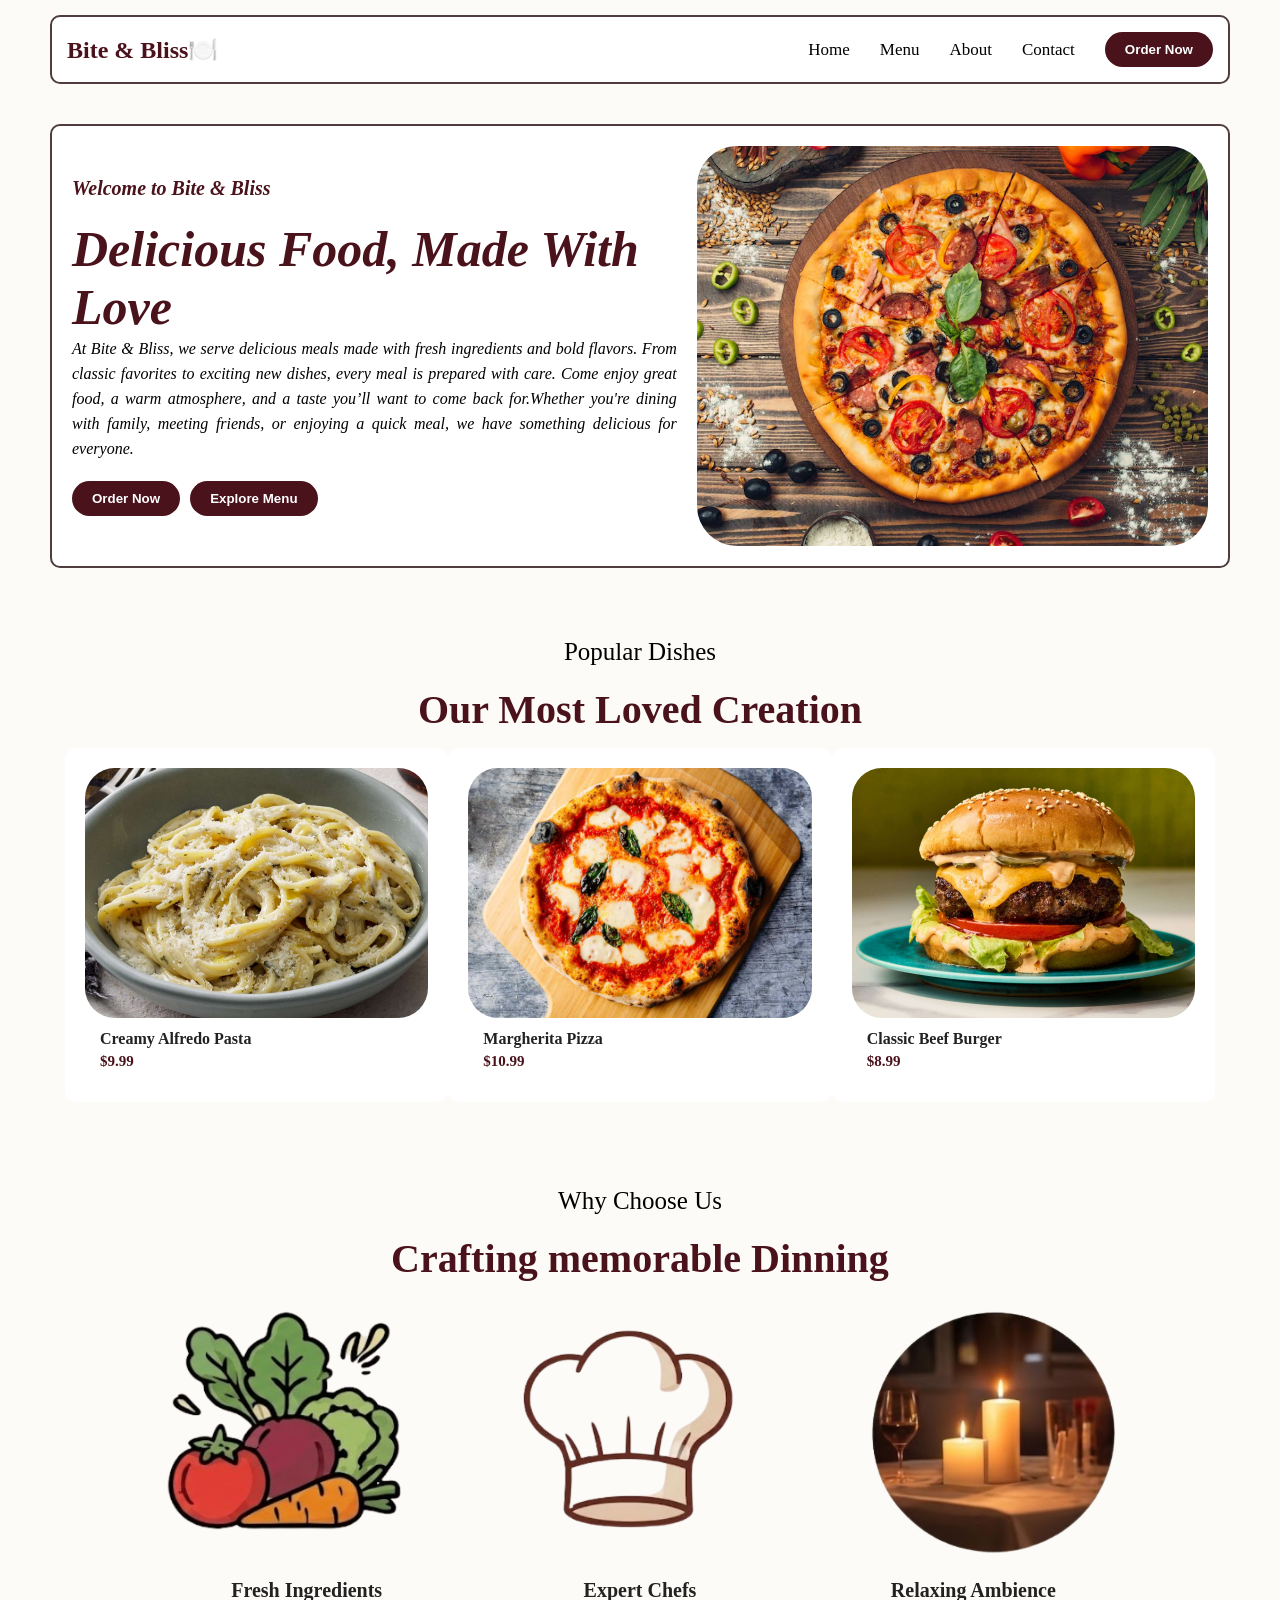
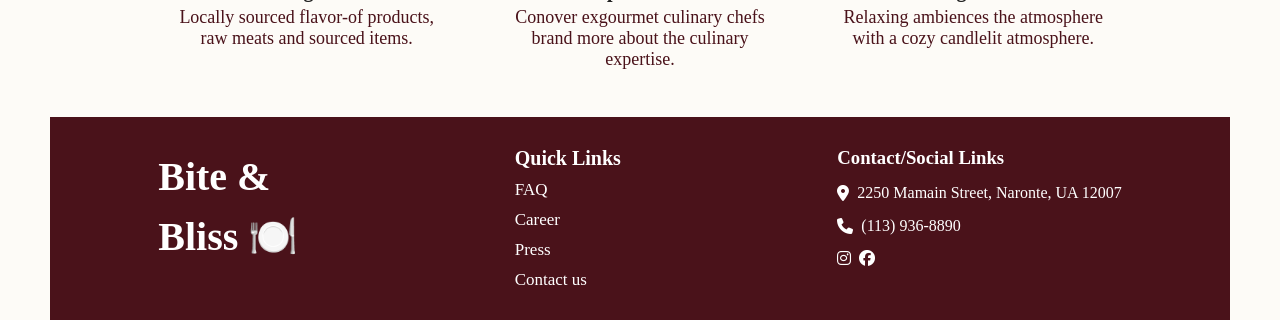
<file: index.html>
<!DOCTYPE html>
<html lang="en">
<head>
    <meta charset="UTF-8">
    <meta name="viewport" content="width=device-width, initial-scale=1.0">
    <title>Document</title>
<link rel="stylesheet" href="style.css">
<link rel="stylesheet" href="https://cdnjs.cloudflare.com/ajax/libs/font-awesome/6.5.1/css/all.min.css">
</head>
<body>
<div id="navbar-placeholder"></div>

    <!-- hero section -->
     <section class="hero">
        <div class="hero-content">
            <span id="bite">Welcome to Bite & Bliss</span>
            <h1 id="food" style="margin-top: 20px;">Delicious Food, Made With Love</h1>
            <p id="fresh">At Bite & Bliss, we serve delicious meals made with fresh ingredients and bold flavors. From classic favorites to
            exciting new dishes, every meal is prepared with care. Come enjoy great food, a warm atmosphere, and a taste you’ll want
            to come back for.Whether you're dining with family, meeting friends, or enjoying a quick meal, we have something delicious for everyone.</p>
            <div class="btn1" style="margin-top: 20px;">
                    <button class="btn">Order Now</button>
                    <button class="btn">Explore Menu</button>
            </div>
        </div>
        <img class="img" src="images/pizza.avif" alt="pizza" >
     </section>
<!-- 2 section -->
     <section>
        <div class="dishes">
            <span style="font-size: 25px; font-weight: 500;">Popular Dishes</span>
            <span class="loved" style="color: #4A121A;" >Our Most Loved Creation</span>
        </div>
        <!--  -->
    <div class="cards-container">
    
        <div class="card">
            <img src="images/pasta.jpg" alt="Creamy Alfredo Pasta">
            <div class="card-body">
                <p class="card-title">Creamy Alfredo Pasta</p>
                <p class="card-price">$9.99</p>
            </div>
        </div>
    
        <div class="card">
            <img src="images\pizza.jpg" alt="Margherita Pizza">
            <div class="card-body">
                <p class="card-title">Margherita Pizza</p>
                <p class="card-price">$10.99</p>
            </div>
        </div>
    
        <div class="card">
            <img src="images/burger.jpg" alt="Classic Beef Burger">
            <div class="card-body">
                <p class="card-title">Classic Beef Burger</p>
                <p class="card-price">$8.99</p>
            </div>
        </div>
    
    </div>
       
     </section>
     <!-- new -->
    <section>
        <div class="dishe">
            <span style="font-size: 25px; font-weight: 500;">Why Choose Us</span>
            <span class="love" style="color: #4A121A;">Crafting memorable Dinning</span>
        </div>
        <!--  -->
        <div class="cards-containers">
    
            <div class="cards">
                <img src="images/veg.png" alt="Creamy Alfredo Pasta">
                <div class="card-body">
                    <p class="card-titles">Fresh Ingredients</p>
                    <p class="card-prices">Locally sourced flavor-of products, raw meats and sourced items.</p>
                </div>
            </div>
    
            <div class="cards">
                <img src="images/cap.png" alt="Margherita Pizza">
                <div class="card-body">
                    <p class="card-titles">Expert Chefs</p>
                    <p class="card-prices">Conover exgourmet culinary chefs brand more about the culinary expertise.</p>
                </div>
            </div>
    
            <div class="cards">
                <img src="images/light.png" alt="Classic Beef Burger">
                <div class="card-body">
                    <p class="card-titles">Relaxing Ambience</p>
                    <p class="card-prices">Relaxing ambiences the atmosphere with a cozy candlelit atmosphere.</p>
                </div>
            </div>
        </div>   
    </section>
<div id="footer-placeholder"></div>
<script src="script.js"></script>
</body>
</html>
</file>
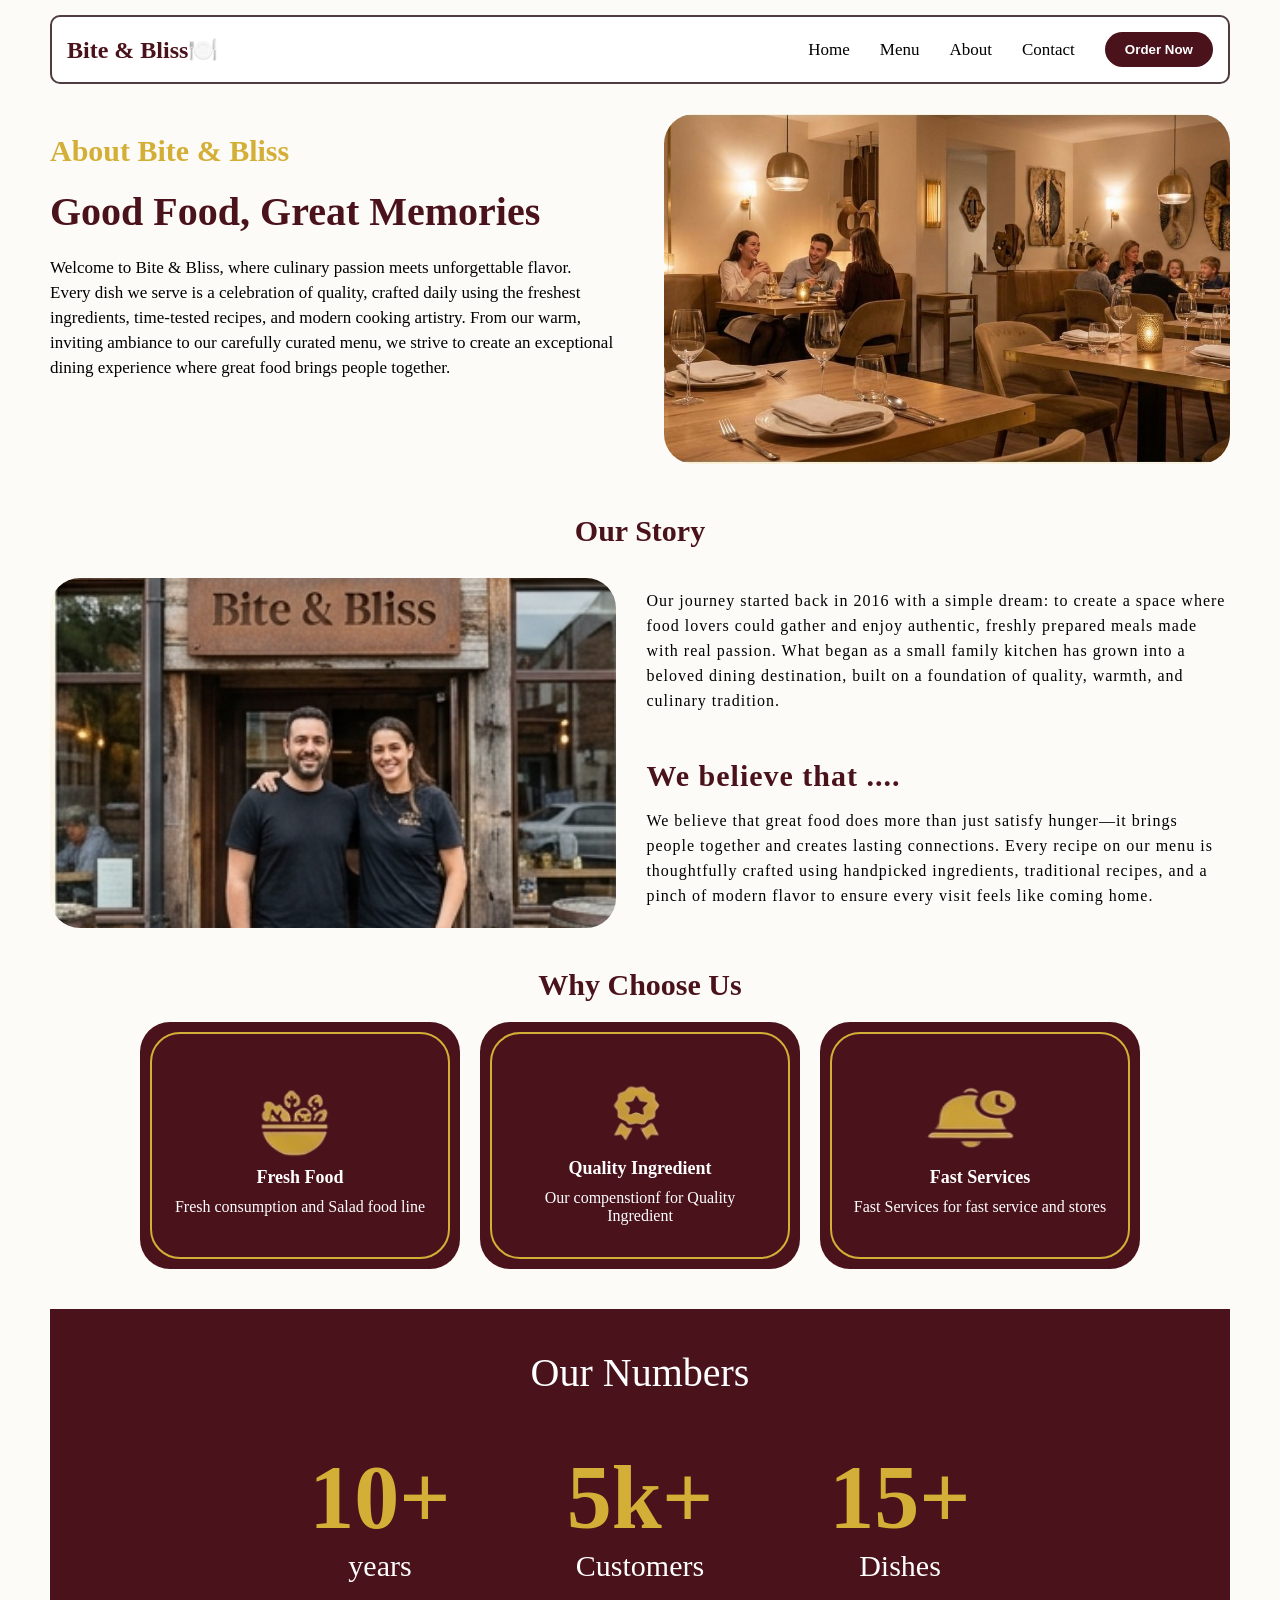
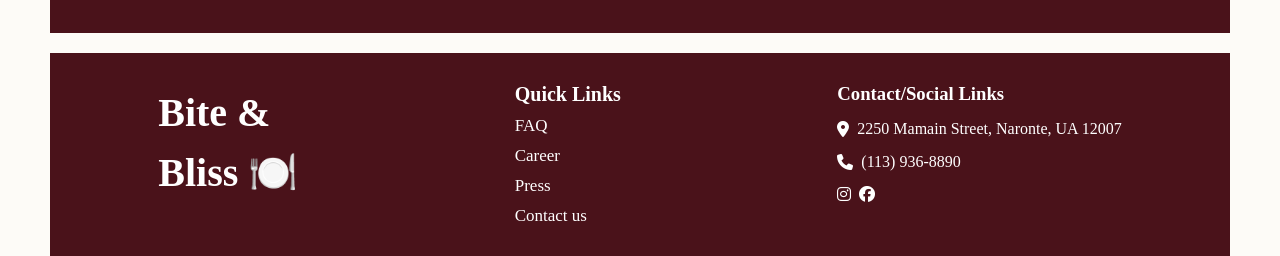
<file: about.html>
<!DOCTYPE html>
<html lang="en">
<head>
    <meta charset="UTF-8">
    <meta name="viewport" content="width=device-width, initial-scale=1.0">
    <title>Document</title>
    <link rel="stylesheet" href="aboutstyle.css">
<link rel="stylesheet" href="https://cdnjs.cloudflare.com/ajax/libs/font-awesome/6.5.1/css/all.min.css">
</head>
<body>
<div id="navbar-placeholder"></div>
    <section class="about">
        <div class="about-container">
            <div class="bite">
        <p style="color: #D4AF37; font-size: 30px; font-weight:600;">About Bite & Bliss</p>
        <p style="color:#4A121A ; font-size: 40px; font-weight: 600;">Good Food, Great Memories</p>
        <p style="line-height: 25px; font-size: 17px;">Welcome to Bite & Bliss, where culinary passion meets unforgettable flavor. Every dish we serve is a celebration of
        quality, crafted daily using the freshest ingredients, time-tested recipes, and modern cooking artistry. From our warm,
        inviting ambiance to our carefully curated menu, we strive to create an exceptional dining experience where great food
        brings people together.</p>
        </div>
        <img  class="imgaes" src="images/about.jpg" alt="About">
        </div>
    </section>

    <!-- new section -->
    <section class="story">
        <p style="color: #4A121A; font-size: 30px; font-weight: 600; text-align: center; margin-bottom: 30px;">Our Story</p>
        <div class="story-container">
            <img class="imgaes" src="images/story.png" alt="Story">
            <div class="bites">
             <p class="journey">Our journey started back in 2016 with a simple dream: to create a space where food lovers could gather and enjoy
            authentic, freshly prepared meals made with real passion. What began as a small family kitchen has grown into a beloved
            dining destination, built on a foundation of quality, warmth, and culinary tradition.</p>  
            <p style="color: #4A121A; font-size: 30px; font-weight: 600;">We believe that ....</p>
            <p>We believe that great food does more than just satisfy hunger—it brings people together and creates lasting connections.
            Every recipe on our menu is thoughtfully crafted using handpicked ingredients, traditional recipes, and a pinch of
            modern flavor to ensure every visit feels like coming home.</p>
            </div> 
        </div>
    </section>

    <!-- nnext -->
     <section class="choose">
        <p style="color: #4A121A; text-align: center; font-weight: 600; font-size: 30px; padding-bottom: 20px;">Why Choose Us</p>
        <div class="outer-container">
            <!-- 1 -->
             <div class="main-container">
                <div class="container">
                <img  class="imges" src="images/food.png" alt="Fresh Food">
                <p style="color: white; margin-bottom: 10px;  font-weight: 600; font-size: 18px;">Fresh Food</p>
                <p style="color: white;" >Fresh consumption and Salad food line</p>
                </div>
             </div>
            <!-- 2 -->
            <div class="main-container">
                <div class="container">
                    <img class="imges" src="images/quality.png" alt="Quality Ingredient">
                    <p style="color: white; font-weight: 600; font-size: 18px; margin-bottom: 10px;">Quality Ingredient</p>
                    <p style="color: white;">Our compenstionf for Quality Ingredient </p>
                </div>
            </div>
            <!-- 1 -->
            <div class="main-container">
                <div class="container">
                    <img class="imges"  src="images/services.png" alt="Fast Services">
                    <p style="color: white; margin-bottom: 10px;  font-weight: 600; font-size: 18px;">Fast Services</p>
                    <p style="color: white;">Fast Services for fast service and stores</p>
                </div>
            </div>
        </div>
     </section>
     <!--  -->
     <section class="client">
<p style="color: white; font-size: 40px; font-weight: 600con; text-align: center; padding-top: 40px;">Our Numbers</p>
<div class="number">
<div class="year">
    <p style="color: #D4AF37; font-size:90px; font-weight: 600;">10+</p>
    <p style="color: white; font-size: 30px;">years</p>
</div>
<div class="year">
    <p style="color: #D4AF37; font-size:30px; font-size:90px; font-weight: 600;">5k+</p>
    <p style="color: white; font-size: 30px;">Customers</p>
</div>
<div class="year">
    <p style="color: #D4AF37; font-size:30px; font-size:90px; font-weight: 600;">15+</p>
    <p style="color: white; font-size: 30px; ">Dishes</p>
</div>
</div>
     </section>
<div id="footer-placeholder"></div>
<script src="script.js"></script>
</body>
</html>
</file>
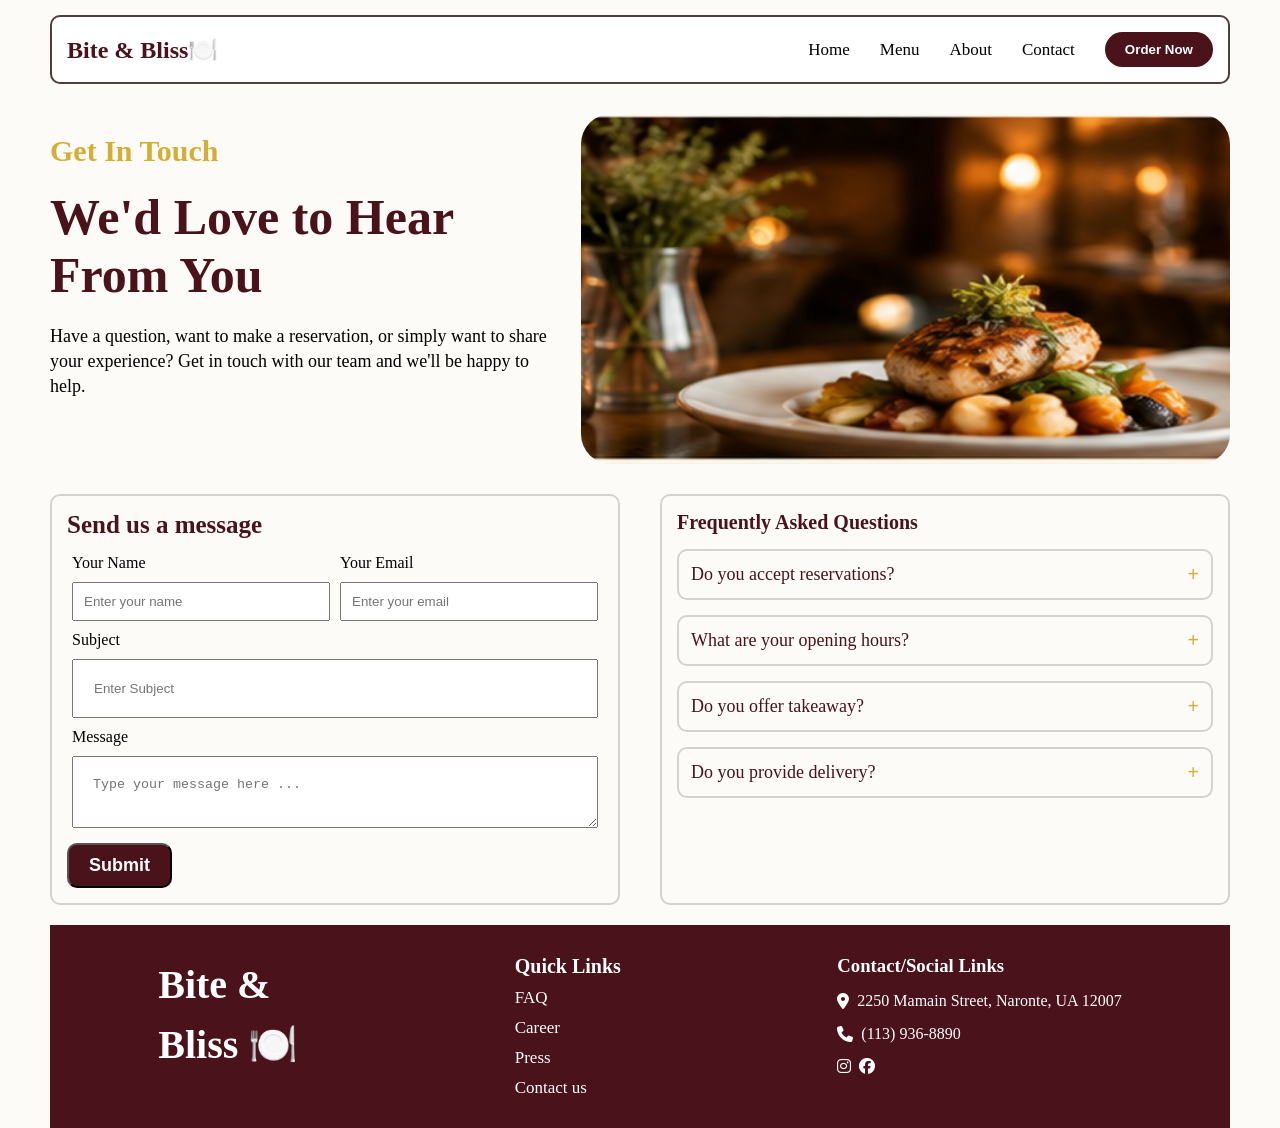
<file: contact.html>
<!DOCTYPE html>
<html lang="en">
<head>
    <meta charset="UTF-8">
    <meta name="viewport" content="width=device-width, initial-scale=1.0">
    <title>Document</title>
<link rel="stylesheet" href="https://cdnjs.cloudflare.com/ajax/libs/font-awesome/6.5.1/css/all.min.css">
<link rel="stylesheet" href="contactstyle.css">
</head>
<body>
<div id="navbar-placeholder"></div>
<!-- new -->
 <section class="touch">
    <div class="about-container">
        <div class="bite">
            <p style="color: #D4AF37; font-size: 30px; font-weight:600;">Get In Touch</p>
            <p style="color:#4A121A ; font-size: 50px; font-weight: 600;">We'd Love to Hear From You</p>
            <p style="line-height: 25px; font-size: 18px;">Have a question, want to make a reservation, or simply want to share your experience? Get in touch with our team and
            we'll be happy to help.</p>
        </div>
        <img class="imgaes" src="images/res.png" alt="About">
    </div>
 </section>

 <!-- new section -->
  <section class="forms">
    <div class="main-container">
<!-- 1. <div> ki jagah <form> tag lagayein -->
<form class="contact">
    <p style="color: #4A121A; font-size: 25px; font-weight: 600; margin-bottom: 10px;">Send us a message</p>

    <div class="form">
        <div class="input">
            <label for="name">Your Name</label>
            <!-- Input par id="name" lagayein -->
            <input type="text" id="name" placeholder="Enter your name" style="padding: 10px;">
        </div>

        <div class="input">
            <label for="email">Your Email</label>
            <!-- Input par id="email" lagayein -->
            <input type="email" id="email" placeholder="Enter your email" style="padding: 10px;">
        </div>
    </div>

    <div class="input">
        <label for="subject">Subject</label>
        <!-- Input par id="subject" lagayein -->
        <input type="text" id="subject" placeholder="Enter Subject" style="padding: 20px;">
    </div>

    <div class="input">
        <label for="message">Message</label>
        <!-- Textarea par id="message" lagayein -->
        <textarea id="message" placeholder="Type your message here ..." style="padding: 20px;"></textarea>
    </div>

    <!-- Submit Button (type="submit" lagana zaroori hai) -->
    <button type="submit"
        style="background-color: #4A121A; color: white; font-size: 18px; padding: 10px 20px; font-weight: 600; margin-top: 10px; border-radius: 10px; cursor: pointer;">Submit</button>
</form>
<!-- right side -->
<div class="right">
    <p style="color: #4A121A; font-size: 20px; font-weight: 600;">Frequently Asked Questions</p>

    <!-- FAQ Item 1 -->
    <div class="faq">
        <div class="faq-header">
            <p style="color: #4A121A; font-size: 18px;">Do you accept reservations?</p>
            <span class="faq-icon" style="color: #D4AF37; font-size: 20px; font-weight: 600;">+</span>
        </div>
        <div class="faq-answer">
            Yes, we accept online reservations through our website or via phone call.
        </div>
    </div>

    <!-- FAQ Item 2 -->
    <div class="faq">
        <div class="faq-header">
            <p style="color: #4A121A; font-size: 18px;">What are your opening hours?</p>
            <span class="faq-icon" style="color: #D4AF37; font-size: 20px; font-weight: 600;">+</span>
        </div>
        <div class="faq-answer">
            We are open Monday to Sunday from 11:00 AM to 11:00 PM.
        </div>
    </div>

    <!-- FAQ Item 3 -->
    <div class="faq">
        <div class="faq-header">
            <p style="color: #4A121A; font-size: 18px;">Do you offer takeaway?</p>
            <span class="faq-icon" style="color: #D4AF37; font-size: 20px; font-weight: 600;">+</span>
        </div>
        <div class="faq-answer">
            Yes, takeaway options are available for all our menu items.
        </div>
    </div>

    <!-- FAQ Item 4 -->
    <div class="faq">
        <div class="faq-header">
            <p style="color: #4A121A; font-size: 18px;">Do you provide delivery?</p>
            <span class="faq-icon" style="color: #D4AF37; font-size: 20px; font-weight: 600;">+</span>
        </div>
        <div class="faq-answer">
            Yes, we deliver within a 10km radius of our restaurant location.
        </div>
    </div>
</div>
</div>
  </section>
<div id="footer-placeholder"></div>
<script src="script.js"></script>
</body>
</html>
</file>
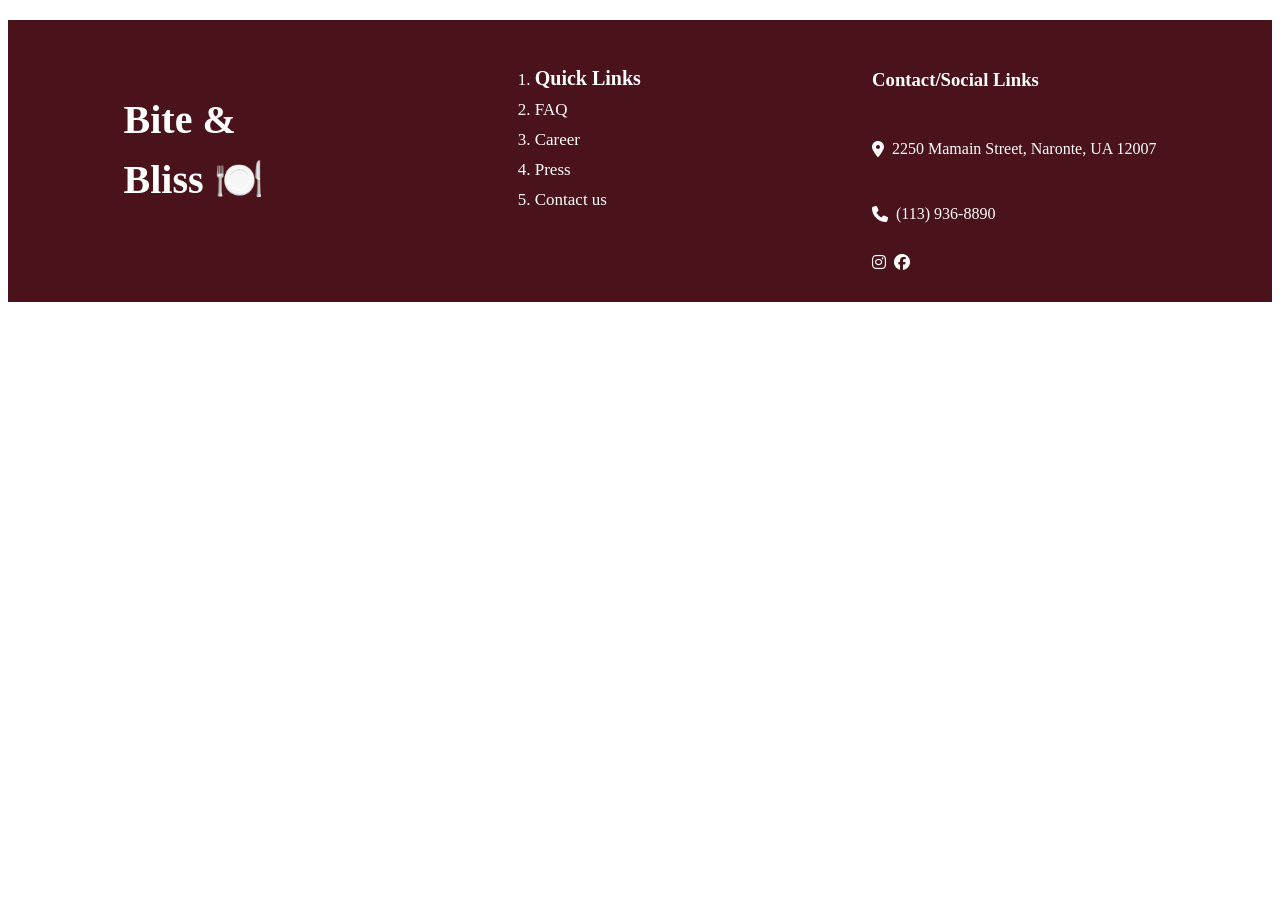
<file: footer.html>
<!DOCTYPE html>
<html lang="en">
<head>
    <meta charset="UTF-8">
    <meta name="viewport" content="width=device-width, initial-scale=1.0">
    <title>Document</title>
    <link rel="stylesheet" href="footerstyle.css">
<link rel="stylesheet" href="https://cdnjs.cloudflare.com/ajax/libs/font-awesome/6.5.1/css/all.min.css">

</head>
<body>
    <footer class="footer">
        <div class="footer-container">
            <p style="color: white; font-size: 40px; font-weight: bold; line-height: 60px;">
                Bite &<br>
                Bliss 🍽️
            </p>
            <ol class="menus" style="color: white;">
                <li><a href="#home" style="font-size: 20px; font-weight: 600;">Quick Links</a></li>
                <li><a href="#menu">FAQ</a></li>
                <li><a href="#about">Career</a></li>
                <li><a href="#contact">Press</a></li>
                <li><a href="#contact">Contact us</a></li>
            </ol>
            <div class="footer-contact">
                <h3>Contact/Social Links</h3>
    
                <div class="contact-item">
                    <i class="fa-solid fa-location-dot"></i>
                    <p>2250 Mamain Street, Naronte, UA 12007</p>
                </div>
    
                <div class="contact-item">
                    <i class="fa-solid fa-phone"></i>
                    <p>(113) 936-8890</p>
                </div>
    
                <div class="social-links">
                    <a href="#"><i class="fa-brands fa-instagram"></i></a>
                    <a href="#"><i class="fa-brands fa-facebook"></i></a>
                </div>
            </div>
        </div>
    </footer>
</body>
</html>
</file>
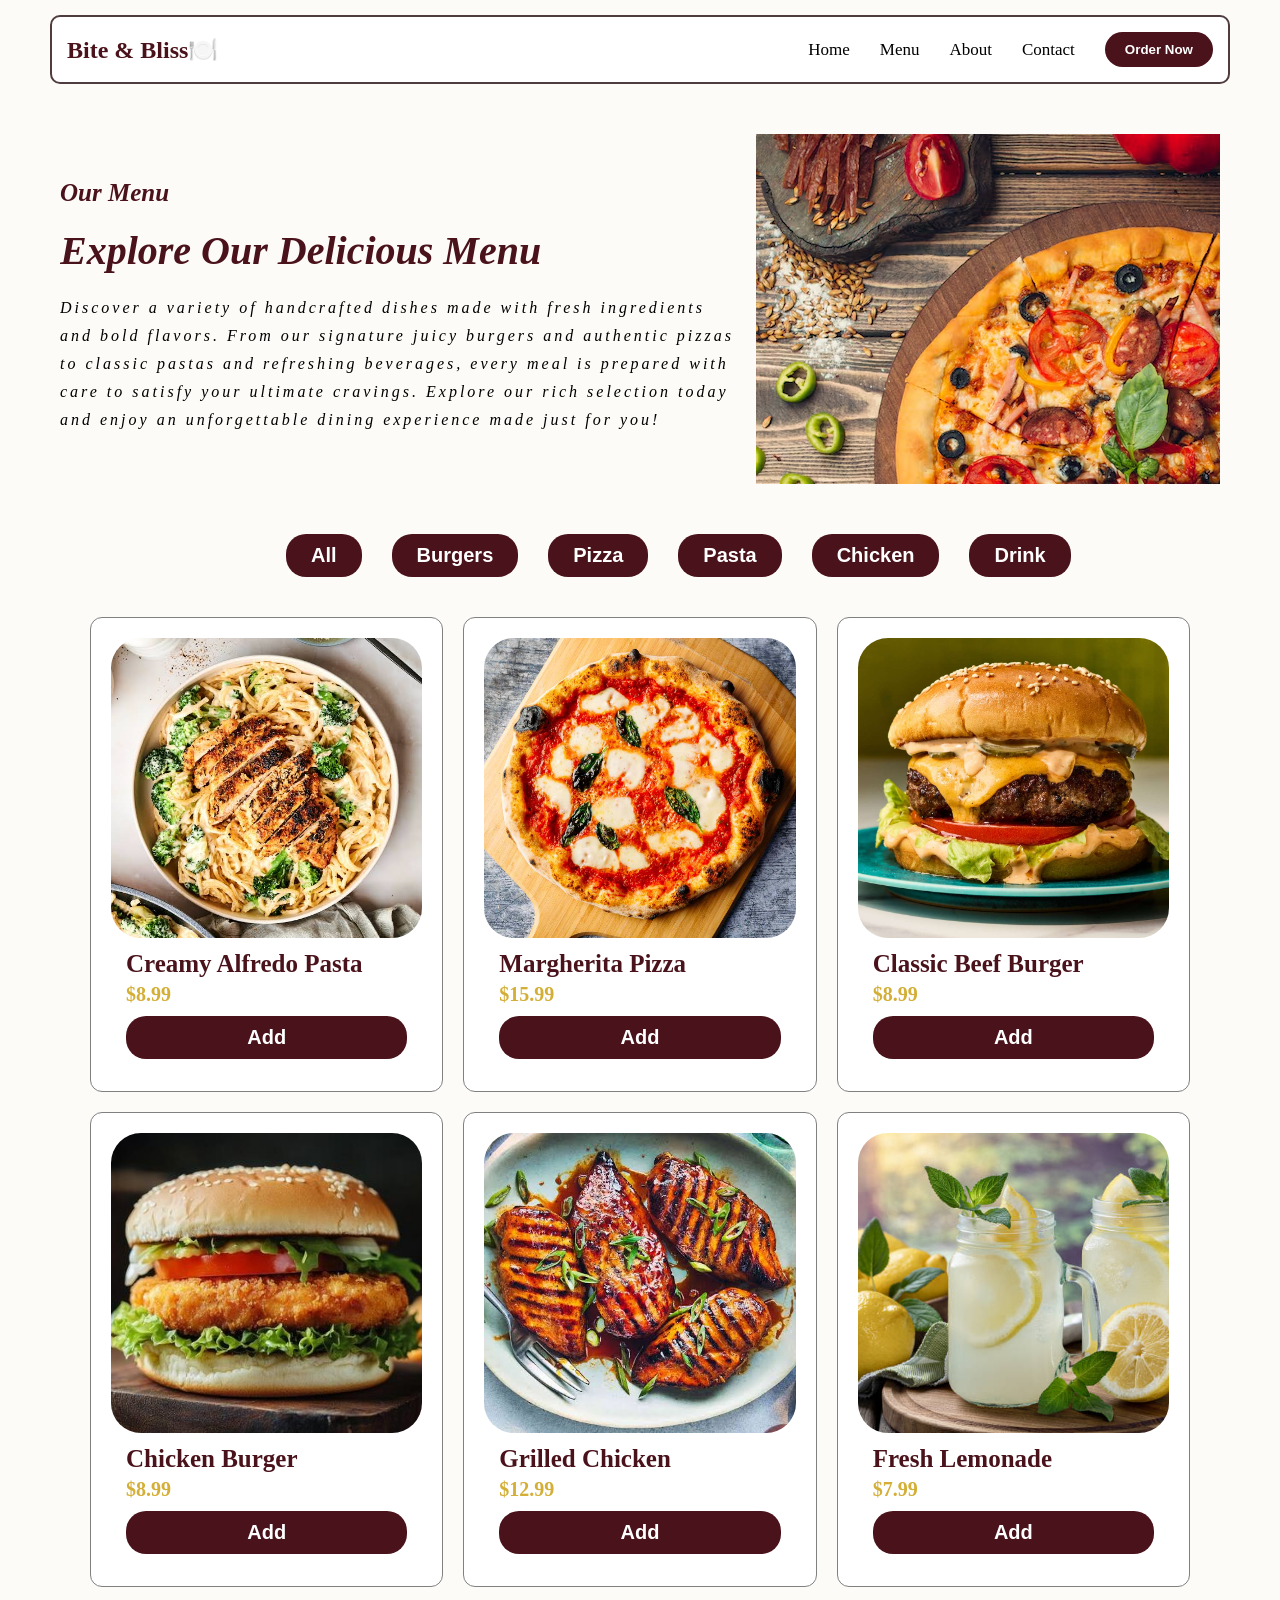
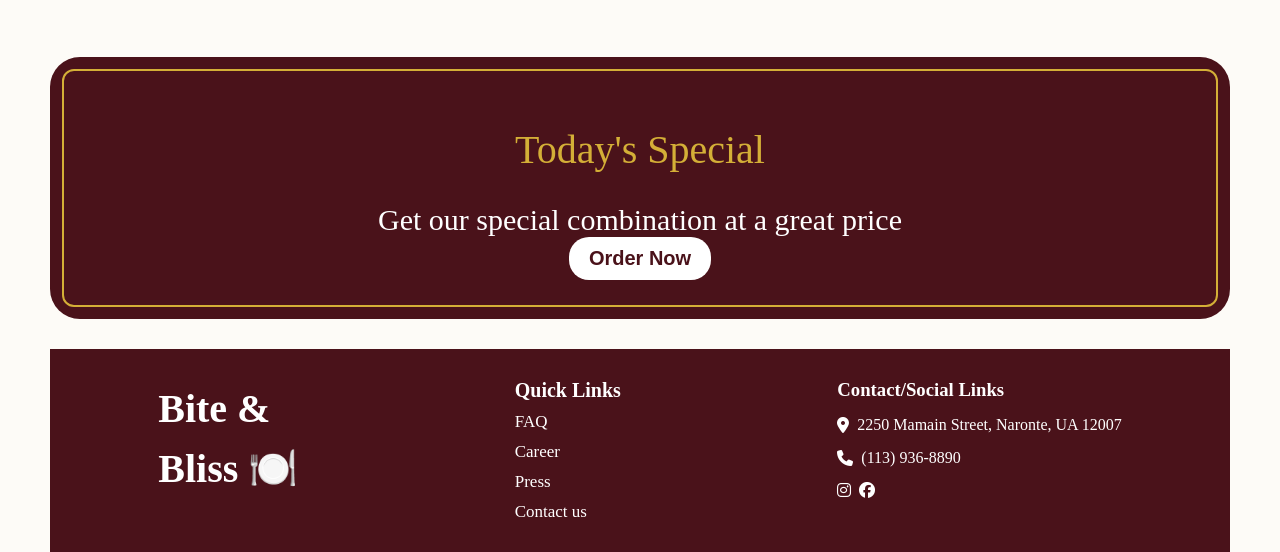
<file: menu.html>
<!DOCTYPE html>
<html lang="en">
<head>
    <meta charset="UTF-8">
    <meta name="viewport" content="width=device-width, initial-scale=1.0">
    <title>Document</title>
        <link rel="stylesheet" href="menustyle.css">
<link rel="stylesheet" href="https://cdnjs.cloudflare.com/ajax/libs/font-awesome/6.5.1/css/all.min.css">

</head>
<body>
<div id="navbar-placeholder"></div>
<section class="hero">
    <div class="hero-container">
        <div class="menues">
<p style="color:#4A121A ; font-size: 25px; font-weight: 600; font-style: italic;">Our Menu</p>
<p class="explore">Explore Our Delicious Menu</p>
<p class="variety">Discover a variety of handcrafted dishes made with fresh ingredients and bold flavors. From our signature juicy burgers
and authentic pizzas to classic pastas and refreshing beverages, every meal is prepared with care to satisfy your
ultimate cravings. Explore our rich selection today and enjoy an unforgettable dining experience made just for you!</p>
</div>
<div class="imgs">
<img  src="images/pizza.avif" alt="pizza">
</div>
     
    </div>
</section>

<!-- new section -->
 <section class="buttons">
<div class="btns">
    <button class="btn2" data-category="all">All</button>
    <button class="btn2" data-category="burgers">Burgers</button>
    <button class="btn2" data-category="pizza">Pizza</button>
    <button class="btn2" data-category="pasta">Pasta</button>
    <button class="btn2" data-category="chicken">Chicken</button>
    <button class="btn2" data-category="drink">Drink</button>
</div>
 </section>
 <!-- new -->
<section>
    <!--  -->
    <div class="cards-container">

        <div class="card" data-category="pasta">
            <img src="images/alferdo.jpg" alt="Creamy Alfredo Pasta" style="border-radius: 30px;">
            <div class="card-body">
                <p class="card-title">Creamy Alfredo Pasta</p>
<p class="card-price">$8.99</p>
                <button class="btn4">Add</button>
            </div>
        </div>
        

        <div class="card" data-category="pizza">
            <img src="images/pizza.jpg" alt="Margherita Pizza">
            <div class="card-body">
                <p class="card-title">Margherita Pizza</p>
                <p class="card-price">$15.99</p>
                <button class="btn4">Add</button>
            </div>
        </div>

        <div class="card" data-category="burgers">
            <img src="images/burger.jpg" alt="Classic Beef Burger">
            <div class="card-body">
                <p class="card-title">Classic Beef Burger</p>
                <p class="card-price">$8.99</p>
                <button class="btn4">Add</button>
            </div>
        </div>
        <div class="card" data-category="burgers">
            <img src="images/chicken-burger.jpg" alt="Chicken Burger">
            <div class="card-body">
                <p class="card-title">Chicken Burger</p>
                <p class="card-price">$8.99</p>
                <button class="btn4">Add</button>
            </div>
        </div>
        <div class="card" data-category="chicken">
            <img src="images/grilled-chicken.jpg" alt="Grilled Chicken">
            <div class="card-body">
                <p class="card-title">Grilled Chicken</p>
                <p class="card-price">$12.99</p>
                <button class="btn4">Add</button>
            </div>
        </div>
        <div class="card" data-category="drink">
            <img src="images/lemonade.jpg" alt="Fresh Lemonade">
            <div class="card-body">
                <p class="card-title">Fresh Lemonade</p>
                <p class="card-price">$7.99</p>
                <button class="btn4">Add</button>
            </div>
        </div>
 </div>
</section>

<!--  -->
<section>
    <div class="deal">
        <div class="line">
<p class="special">Today's Special</p>
<p class="rich">Get our special combination at a great price</p>
    <button class="btn3">Order Now</button>
</div>
    </div>
</section>
<div id="footer-placeholder"></div>
<script src="script.js"></script>
</body>
</html>
</file>
<file: style.css>
body {
    background-color: #FDFBF7;
}
* {
    margin: 0;
    padding: 0;
    box-sizing: border-box;
}

body {
    padding-left: 50px;
    padding-right: 50px;
}
@media (max-width: 600px) {
    body {
        padding-left: 5px;
        padding-right: 5px;
    }
}
/* hero section */
.hero{
    margin-top: 40px;
    display: flex;
    justify-content: space-between;
        align-items: center;
        border: 2px solid #4f3c3e;
        background-color: white;
        border-radius: 10px;
    padding: 20px ;
    gap: 20px;
        overflow: hidden;
}
.hero-content {
    flex: 1;
    /* Image ke sath jagah proper divide karega */
    min-width: 0;
    /* Text ko overflow hone se rokega */
}
.img{
    width: 45%;
    height: 400px;
    border-radius: 40px;
    object-fit: cover;
    flex-shrink: 0;
}
@media(max-width:768px){
    .img{
        width: 100%;
        height: auto;
    }  
}
#bite{
    color: #4A121A;
    font-weight: 600;
    font-size: 20px;
    font-style: italic;
}
#food{
    color: #4A121A;
        font-weight: 600;
        font-size: 50px;
        font-style: oblique;
}
#fresh{
    text-align: justify;
    line-height: 25px;
  font-style: oblique;
width: 100%;
}

@media(max-width:768px){
    .hero{
flex-direction: column;
gap: 30px;
    }
}
.btn1{
    display: flex;
    gap: 10px;
}
@media(max-width:500px){
    .btn1{
        flex-direction: column;
        gap: 15px;
    }
}

/* new section  1 */

.dishes{
    display: flex;
    flex-direction: column;
    justify-content: center;
    align-items: center;
    gap: 20px;
    margin-top: 70px;
}
.loved{
    font-size: 40px;
    font-weight: 600;
}
/* Cards Grid Container */
.cards-container {
    display: grid;
    grid-template-columns: repeat(3, 1fr);
    padding: 15px;
}

/* Single Card Box */
.card {
    background-color: #ffffff;
    border-radius: 12px;
    overflow: hidden;
    padding: 20px;
}

/* Card Image */
.card img {
    width: 100%;
    height: 250px;
    object-fit: cover;
    display: block;
    border-radius: 30px;
}

/* Card Content (Text Area) */
.card-body {
    padding: 12px 15px;

}

.card-title {
    font-weight: bold;
    font-size: 16px;
    margin: 0 0 5px 0;
    color: #222222;
}

.card-price {
    font-weight: bold;
    font-size: 15px;
    margin: 0;
    color: #4A121A;
}

@media(max-width:500px){
    .cards-container{
        grid-template-columns: repeat(1, 1fr);
        gap: 10px;
    }
}
@media (min-width: 501px) and (max-width: 768px) {
    .cards-container {
        display: grid;
        grid-template-columns: repeat(2, 1fr);
        gap: 10px;
    }
}
@media(max-width:500px){
    .loved{
        font-size: 20px;
    }
}

/* new section 2*/

.dishe{
    display: flex;
    flex-direction: column;
    justify-content: center;
    align-items: center;
    gap: 20px;
    margin-top: 70px;
}

.love {
    font-size: 40px;
    font-weight: 600;
}

/* Cards Grid Container */
.cards-containers {
    display: grid;
    grid-template-columns: repeat(3, 1fr);
    max-width: 1000px;
    text-align: center;
    margin: 0 auto;
}

/* Single Card Box */
.cards {
    overflow: hidden;
    padding: 15px;
}

/* Card Image */
.cards img {
    width: 100%;
    height: 270px;
    object-fit: cover;
    display: block;
}


.card-titles {
    font-weight: bold;
    font-size: 20px;
    margin: 0 0 5px 0;
    color: #222222;
    text-align: center;
}

.card-prices {
    font-weight: 500;
    font-size: 18px;
    margin: 0;
    color: #4A121A;
    /* Deep Maroon Theme */
}

@media(max-width:500px) {
    .cards-containers {
        grid-template-columns: repeat(1, 1fr);
        /* grid-template-columns: 1fr; */
        gap: 10px;
    }
}

@media (min-width: 501px) and (max-width: 768px) {
    .cards-containers {
        display: grid;
        grid-template-columns: repeat(2, 1fr);
        gap: 10px;
    }
}

@media(max-width:500px) {
    .love {
        font-size: 20px;
    }
}
</file>
<file: aboutstyle.css>
body {
    background-color: #FDFBF7;
}

* {
    margin: 0;
    padding: 0;
    box-sizing: border-box;
}

body {
    padding-left: 50px;
    padding-right: 50px;
}
@media (max-width: 600px) {
    body {
        padding-left: 15px;
        padding-right: 15px;
    }
}
.about{
    margin-top: 30px;
}
.about-container{
    display: flex;
    gap: 50px;
}
.imgaes {
    width: 48%;
    height: 350px;
    border-radius: 30px;
    object-fit: cover;
    flex-shrink: 0;
}
.bite{
    padding-top: 20px;
    display: flex;
    flex-direction: column;
    gap: 20px;
}
.journey{
    margin-bottom: 30px;
}
@media(max-width:768px){
    .about-container{
        flex-direction: column;
    }
}
@media(max-width:768px) {
    .imgaes {
        width: 100%;
        height: auto;
    }
}

/* new */
.story{
    margin-top: 50px;
}
.story-container{
    display: flex;
    gap: 30px;
    align-items: stretch;
}
.bites {
    padding-top: 10px;
    display: flex;
    flex-direction: column;
    gap: 20px;
    line-height: 25px;
    letter-spacing: 1px;
}
@media(max-width:768px) {
    .story-container {
        flex-direction: column;
        overflow: hidden;
    }
}
@media(max-width:1100px) {
    .journey {
      margin-bottom: 10px;
    }
        .bites {
            line-height: 21px;
        }
}

/* new */
.choose{
margin-top: 40px;
}
.outer-container{
    display: grid;
    grid-template-columns: repeat(3, 1fr);
        gap: 20px;
        padding: 0 90px;
}
.main-container{
    background-color:#4A121A ;
    border-radius: 30px;
    text-align: center;
    padding: 10px;
}
.container{
    box-sizing: border-box;
    display: flex;
    flex-direction: column;
    justify-content: center;
    align-items: center;
    width: 100%;
    height: 100%;
    border: 2px solid #D4AF37 ;
    padding: 20px;
    border-radius: 30px;
}
.imges{
    width: 50%;
    height: 50%;
}
@media(max-width:500px){
    .outer-container{
        grid-template-columns:  1fr;
        padding: 0;
    }
}
@media(min-width:501px) and (max-width:1000px)  {
    .outer-container {
        grid-template-columns: repeat(2, 1fr);
        padding: 0;
    }
}

/* new */
.client{
    background-color: #4A121A;
    margin-top: 40px;
}
.number{
    display: grid;
    grid-template-columns: repeat(3, 1fr);
    padding: 50px 200px;
    align-items: center;
    justify-content: center;
        
}
@media(max-width:500px){
    .number {
            /* display: grid; */
            grid-template-columns:  1fr;
            /* padding: 50px 200px; */
            align-items: center;
            justify-content: center;
    
        }
}
.year{
    display: flex;
    flex-direction: column;
    justify-content: center;
    align-items: center;

}
</file>
<file: contactstyle.css>
body {
    background-color: #FDFBF7;
}

* {
    margin: 0;
    padding: 0;
    box-sizing: border-box;
}

body {
    padding-left: 50px;
    padding-right: 50px;
}

@media (max-width: 600px) {
    body {
        padding-left: 15px;
        padding-right: 15px;
    }
}

/* new */
.touch{
    margin-top: 30px;
    /* background-color: #FDFBF7; */
    
}
.about-container {
    display: flex;
    gap: 30px;
}

.imgaes {
    width: 55%;
    height: 350px;
    border-radius: 30px;
    object-fit: cover;
    flex-shrink: 0;
}

.bite {
    padding-top: 20px;
    display: flex;
    flex-direction: column;
    gap: 20px;
}

.journey {
    margin-bottom: 30px;
}

@media(max-width:768px) {
    .about-container {
        flex-direction: column;
    }
}

@media(max-width:768px) {
    .imgaes {
        width: 100%;
        height: auto;
    }
}

/* new */
.main-container{
    display: flex;
    gap: 40px;
    justify-content: space-between;
}
.forms{
    margin-top: 30px;

}
.contact{
    border: 2px solid rgb(214, 209, 209);
    padding: 15px;
  width: 50%;
  border-radius: 10px;
}
.form{
    display: grid;
    grid-template-columns: repeat(2, 1fr);
}
.input{
    display: flex;
    flex-direction: column;
    padding: 5px;
    gap: 10px;
}
@media(max-width:500px){
.form {
        grid-template-columns:  1fr
    }
}
.right {
    border: 2px solid rgb(214, 209, 209);
    border-radius: 10px;
    box-sizing: border-box;
    width: 50%;
    padding: 15px;
}

.faq {
    border: 2px solid rgb(214, 209, 209);
    padding: 12px;
    margin-top: 15px;
    border-radius: 10px;
    cursor: pointer;
}

.faq-header {
    display: flex;
    justify-content: space-between;
    align-items: center;
}

/* Answer initially hidden rahega */
.faq-answer {
    display: none;
    margin-top: 10px;
    color: #555;
    font-size: 15px;
    border-top: 1px solid #eee;
    padding-top: 10px;
}

/* Jab active class lagegi tab answer show hoga */
.faq.active .faq-answer {
    display: block;
}
@media(max-width:900px){
.main-container{
flex-direction: column;
}
.right{
    width: 100%;
}
.contact{
    width: 100%;
}
}
</file>
<file: footerstyle.css>
.footer {
    margin-top: 20px;
    background-color: #4A121A;
    padding: 30px 0;
}
.body{
    background-color: #4A121A;
}
.footer-container {
    display: flex;
    justify-content: space-around;
    /* padding: 30px 0; */
}

.menus {
    display: flex;
    flex-direction: column;
    gap: 10px;
    font-size: 17px;
    font-weight: 500;
}

.menus a {
    text-decoration: none;
    color: inherit;
}

.footer-contact {
    color: white;
    display: flex;
    flex-direction: column;
    gap: 15px;
}

.contact-item {
    display: flex;
    align-items: center;
    gap: 8px;
}

.social-links {
    display: flex;
    gap: 8px;
}

.social-links a {
    text-decoration: none;
    color: inherit;
}

@media(max-width:560px) {
    .footer-container {
        margin: 0px 20px;
        flex-direction: column;
        gap: 25px;
    }
}
</file>
<file: menustyle.css>
body {
    background-color: #FDFBF7;
}

* {
    margin: 0;
    padding: 0;
    box-sizing: border-box;
}

body {
    padding-left: 50px;
    padding-right: 50px;
}
@media (max-width: 600px) {
    body {
        padding-left: 5px;
        padding-right: 5px;
    }
}
.hero{
    margin-top: 50px;
    padding-left: 10px;
        padding-right: 10px;
        
}

.hero-container{
    display: flex;
    justify-content: space-between;
    gap: 20px;
    overflow: hidden;
}
.menues{
    margin-top: 45px;
    display: flex;
    flex-direction: column;
    gap: 20px;
}
.explore{
    font-size: 40px;
    font-weight: 600;
    font-style: oblique;
    color: #4A121A;
}
.variety{
    font-size: 16px;
    font-style: italic;
    line-height: 28px;
    letter-spacing: 3px;
}
.imgs{
width: 40%;
    height: 350px;
    border-radius: 40px;
    object-fit: cover;
    flex-shrink: 0;
}
@media(max-width:768px){
    .hero-container{
        flex-direction: column;
    }
}
@media(max-width:768px){
    .imgs{
        width: 100%;
        height: auto;
    }
}

/* new section */
.buttons{
    padding-top: 50px;
display: block;
    width: 60%;
    margin: auto;
}
.btns{
    display: flex;
    gap: 30px;
}
.btn2 {
    background-color: #4A121A;
    color: #FFFFFF;
    border: none;
    padding: 10px 25px;
    border-radius: 20px;
    text-align: center;
    cursor: pointer;
    font-weight: 600;
    font-size: 20px;
}

@media(max-width:768px){
    .btns{
    flex-wrap: wrap;
    gap: 10px;
    }
}
@media(max-width:768px) {
    .btn2{
        font-size: 14px;
        padding: 8px 15px;
    }
}

@media(max-width:768px) {
    .buttons {
        width: 100%;
    }
}
@media(min-width:768px) and (max-width:1100px){
    .buttons{
        width: 90%;
    }
}

 /* new section 1 */


/* Cards Grid Container */
.cards-container {
    display: grid;
    grid-template-columns: repeat(3, 1fr);
    padding: 40px;
    gap: 20px;
    
}

/* Single Card Box */
.card {
    background-color: #ffffff;
    border-radius: 12px;
    overflow: hidden;
    padding: 20px;
    border: 1px solid gray;
}
@media(max-width:500px){
.card {
        padding: 10px; 
    }
}
/* Card Image */
.card img {
    width: 100%;
    height: 300px;
    object-fit: cover;
    display: block;
    border-radius: 30px;
}

/* Card Content (Text Area) */
.card-body {
    padding: 12px 15px;

}
@media(max-width:500px){
    .card img{
width: 100%;
object-fit: cover;
    }
}
.card-title {
    font-weight: bold;
    font-size: 25px;
    margin: 0 0 5px 0;
    color: #4A121A;
}
.card-price {
    font-weight: bold;
    font-size: 20px;
    margin: 0;
    color:#D4AF37;
}
.btn4 {
    margin-top: 10px;
    background-color: #4A121A;
    color: #FFFFFF;
    border: none;
    padding: 10px 40px;
    border-radius: 20px;
    text-align: center;
    cursor: pointer;
    font-weight: 600;
    font-size: 20px;
    width: 100%;
}
@media(max-width:500px) {
    .cards-container {
        grid-template-columns: repeat(1, 1fr);
        gap: 10px;
    }
}

@media (min-width: 501px) and (max-width: 1100px) {
    .cards-container {
        display: grid;
        grid-template-columns: repeat(2, 1fr);
        gap: 10px;
    }
}

@media(max-width:500px) {
    .loved {
        font-size: 20px;
    }
}

/* new */
.deal{
    background-color: #4A121A;
    margin:  30px 0;
    display: flex;
    flex-direction: column;
    justify-content: center;
    align-items: center;
    padding: 30px 0;
    border-radius: 30px;
    padding: 12px;
}
.special{
    color: #D4AF37;
    font-size: 40px;
    padding: 30px 0;
}
.rich{
    color: white;
    font-size: 30px;
    text-align: center;
}
.btn3 {
    background-color: white;
    color: #4A121A;
    /* Duplicate color remove kar diya */
    border: none;
    padding: 10px 20px;
    /* 10Spx ko 20px kar diya */
    border-radius: 20px;
    text-align: center;
    cursor: pointer;
    font-weight: 600;
    font-size: 20px;
display: inline-block;
    width: fit-content;
}

.line {
    border: 2px solid #D4AF37;
    border-radius: 12px;
    width: 100%;
    box-sizing: border-box;
    padding: 25px 20px;
    text-align: center;
}
</file>
